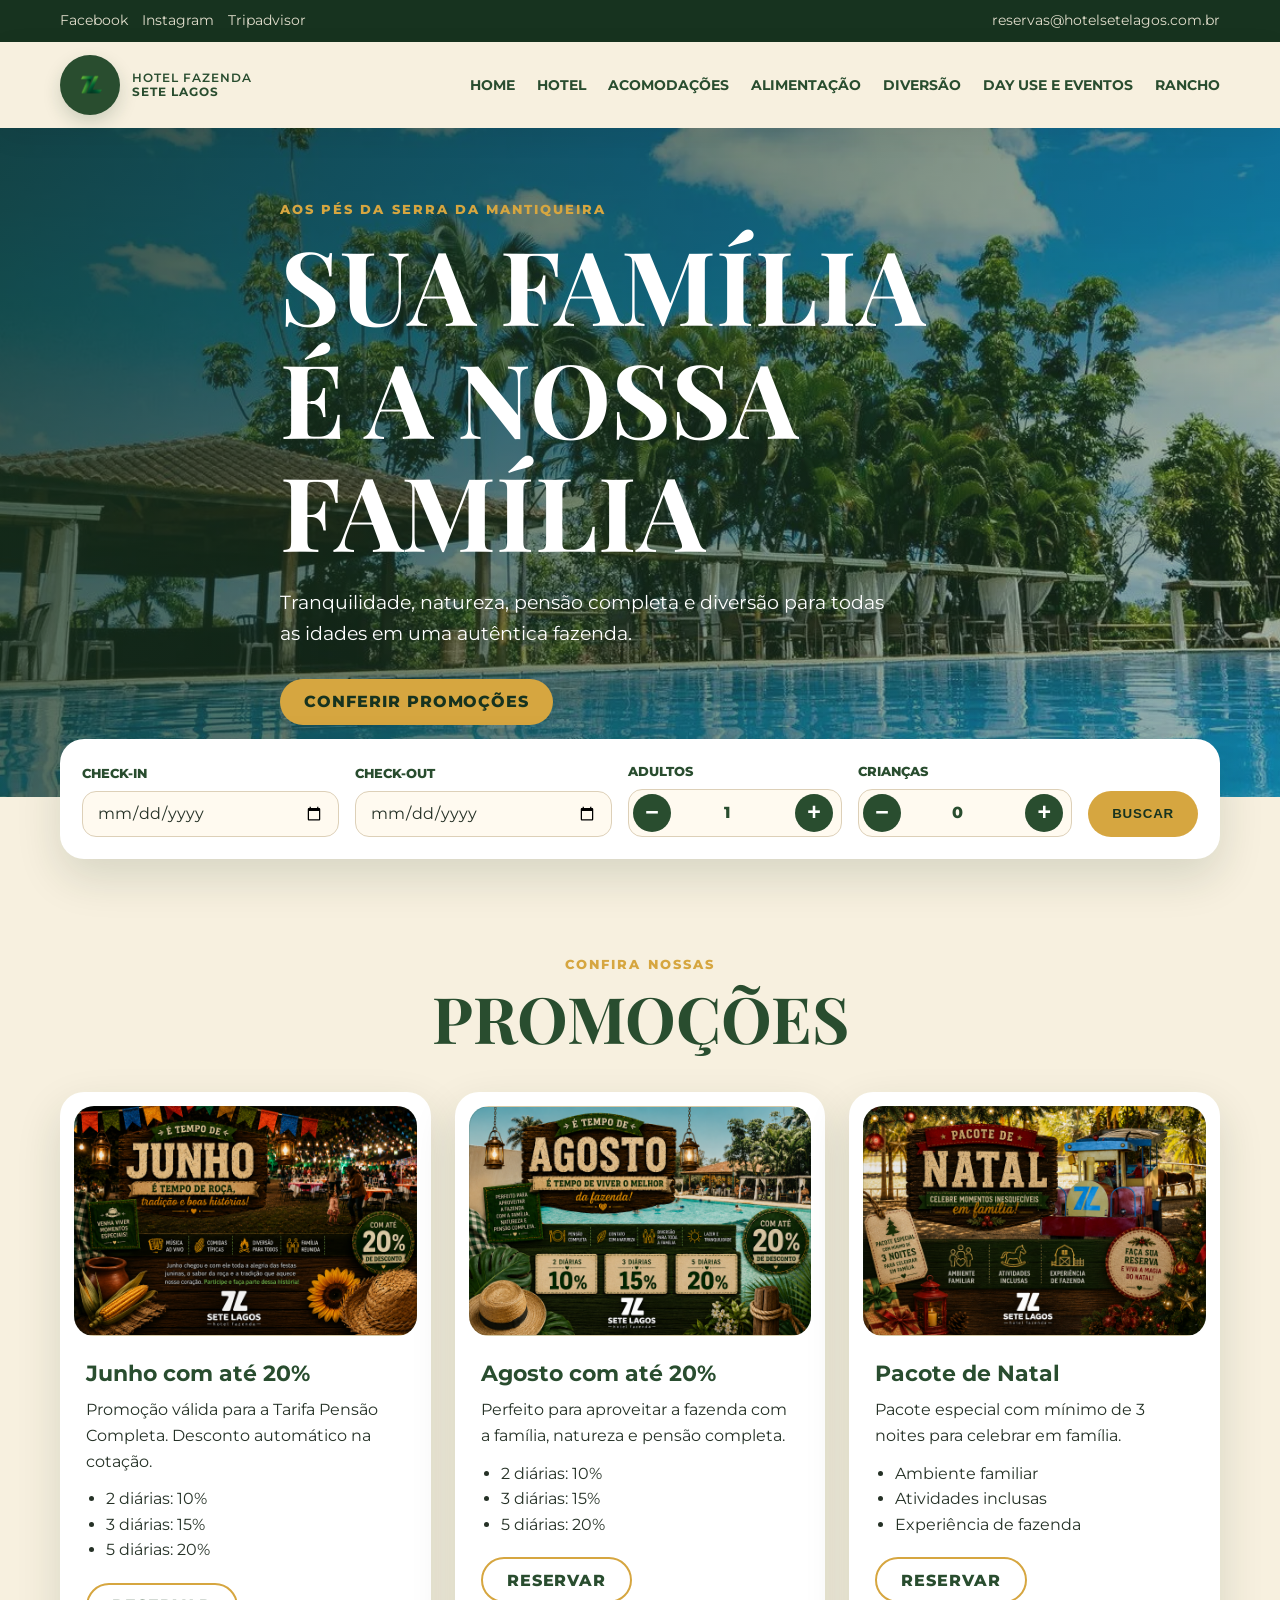
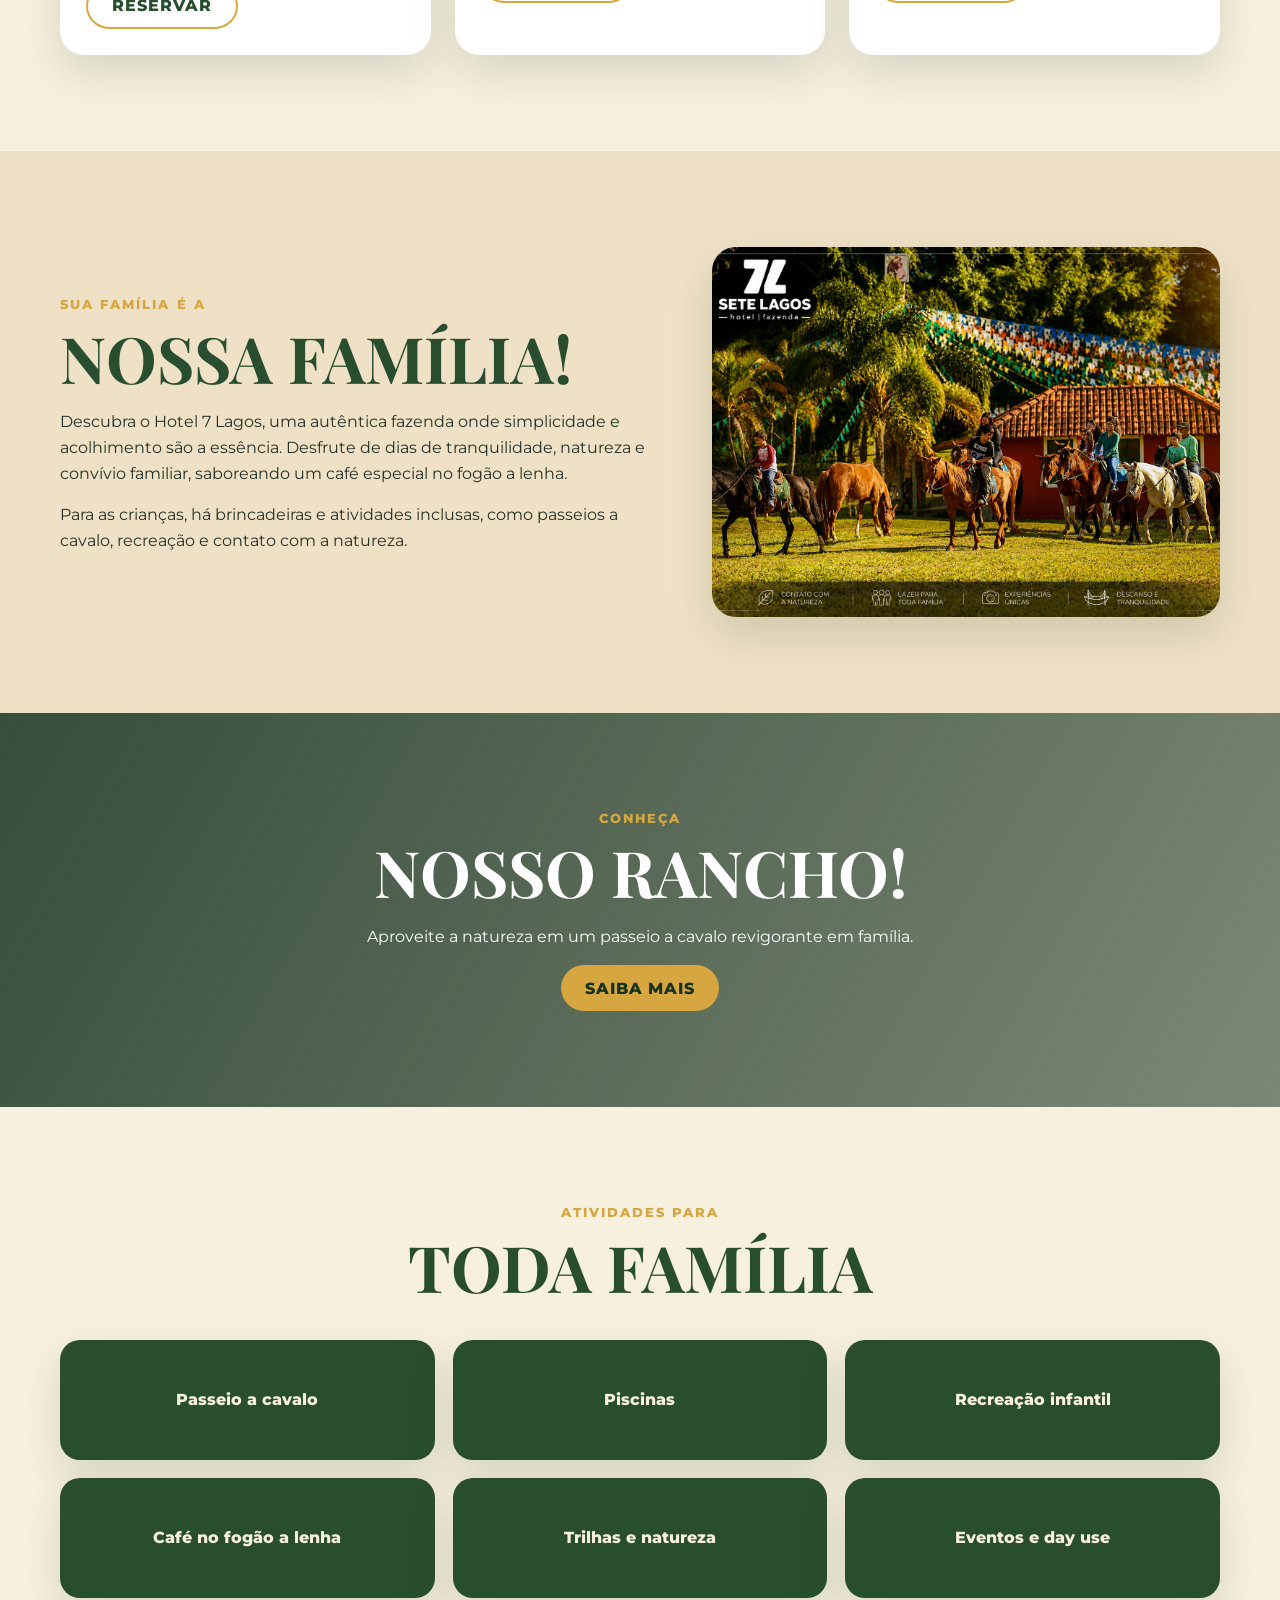
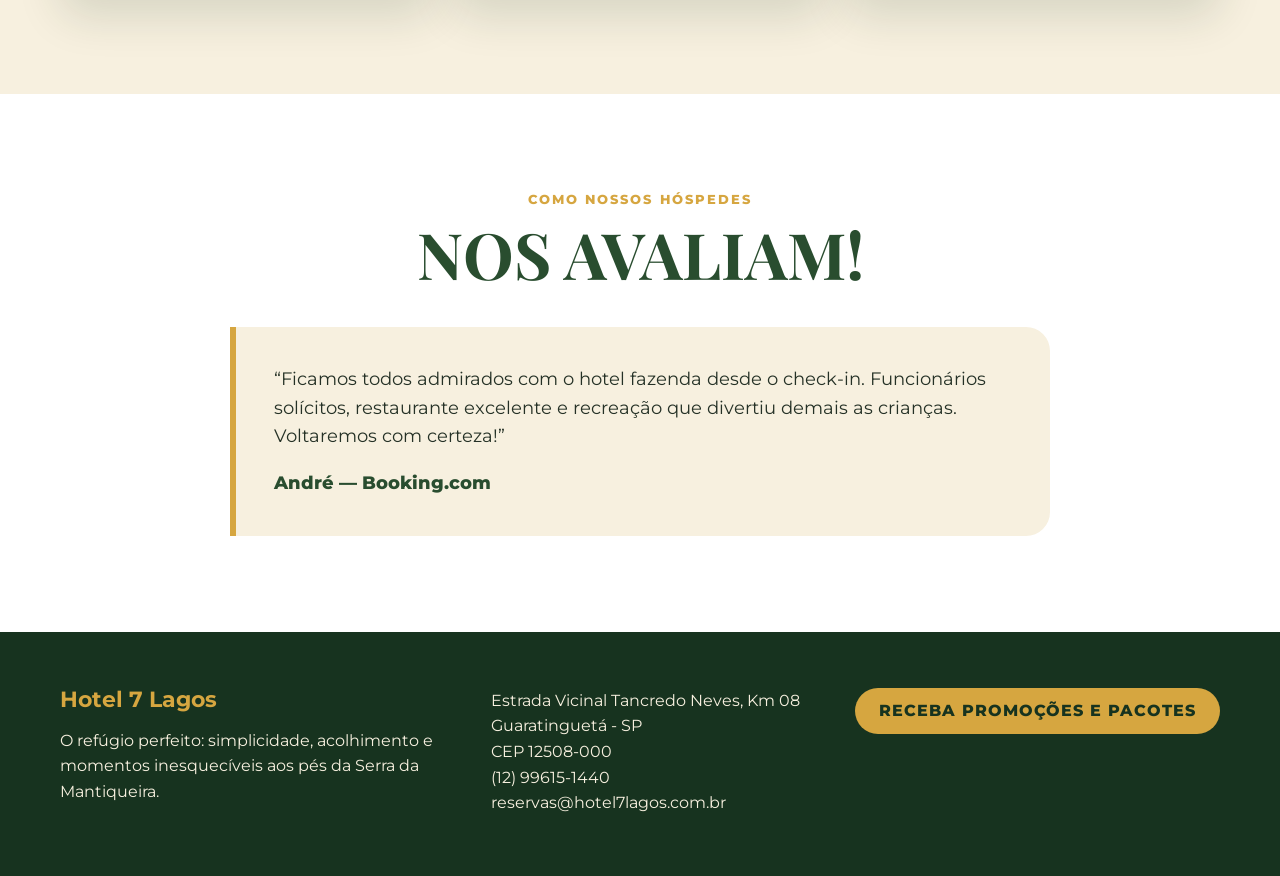
<file: index.html>
<!DOCTYPE html>
<html lang="pt-BR">
<head>
  <meta charset="UTF-8" />
  <meta name="viewport" content="width=device-width, initial-scale=1.0" />
  <title>Hotel Fazenda Sete Lagos</title>
  <link rel="stylesheet" href="style.css" />
  <link rel="preconnect" href="https://fonts.googleapis.com">
  <link rel="preconnect" href="https://fonts.gstatic.com" crossorigin>
  <link href="https://fonts.googleapis.com/css2?family=Montserrat:wght@400;500;600;700;800&family=Playfair+Display:wght@700&display=swap" rel="stylesheet">
</head>
<body>
  <header class="topbar">
    <div class="container topbar__content">
      <div class="social" aria-label="Redes sociais">
        <a href="#">Facebook</a>
        <a href="#">Instagram</a>
        <a href="#">Tripadvisor</a>
      </div>
      <a class="email" href="mailto:reservas@hotelsetelagos.com.br">reservas@hotelsetelagos.com.br</a>
    </div>
  </header>

  <nav class="navbar" aria-label="Menu principal">
    <div class="container navbar__content">
      <a href="#" class="logo" aria-label="Hotel Fazenda Sete Lagos">
        <span class="logo__mark"><img src="imagens/logo7l.png" alt="Logo 7L"></span>
        <span class="logo__text">Hotel Fazenda<br><strong>Sete Lagos</strong></span>
      </a>
      <input type="checkbox" id="menu-toggle" class="menu-toggle" aria-label="Abrir menu">
      <label for="menu-toggle" class="menu-button">☰</label>
      <ul class="menu">
        <li><a href="#home">Home</a></li>
        <li><a href="#hotel">Hotel</a></li>
        <li><a href="#acomodacoes">Acomodações</a></li>
        <li><a href="#alimentacao">Alimentação</a></li>
        <li><a href="#diversao">Diversão</a></li>
        <li><a href="#eventos">Day Use e Eventos</a></li>
        <li><a href="#rancho">Rancho</a></li>
      </ul>
    </div>
  </nav>

  <main id="home">
    <section class="hero">
      <div class="hero__overlay"></div>
      <div class="container hero__content">
        <p class="eyebrow">Aos pés da Serra da Mantiqueira</p>
        <h1>Sua família é a nossa família</h1>
        <p>Tranquilidade, natureza, pensão completa e diversão para todas as idades em uma autêntica fazenda.</p>
        <a class="btn btn--primary" href="#promocoes">Conferir promoções</a>
      </div>
    </section>

    <section class="booking" aria-label="Buscar reserva">
      <div class="container booking__card">
        <div class="field">
          <label for="checkin">Check-in</label>
          <input id="checkin" type="date">
        </div>
        <div class="field">
          <label for="checkout">Check-out</label>
          <input id="checkout" type="date">
        </div>
        <div class="field">
          <label for="adultos">Adultos</label>
          <div class="counter" aria-label="Quantidade de adultos">
            <button type="button" class="counter__btn" aria-label="Diminuir adultos" onclick="changeGuestCount('adultos', -1)">−</button>
            <input id="adultos" name="adultos" type="number" value="1" min="1" max="10" readonly>
            <button type="button" class="counter__btn" aria-label="Aumentar adultos" onclick="changeGuestCount('adultos', 1)">+</button>
          </div>
        </div>
        <div class="field">
          <label for="criancas">Crianças</label>
          <div class="counter" aria-label="Quantidade de crianças">
            <button type="button" class="counter__btn" aria-label="Diminuir crianças" onclick="changeGuestCount('criancas', -1)">−</button>
            <input id="criancas" name="criancas" type="number" value="0" min="0" max="10" readonly>
            <button type="button" class="counter__btn" aria-label="Aumentar crianças" onclick="changeGuestCount('criancas', 1)">+</button>
          </div>
        </div>
        <button class="btn btn--search">Buscar</button>
      </div>
    </section>

    <section id="promocoes" class="section promotions">
      <div class="container">
        <div class="section-title">
          <p class="eyebrow">Confira nossas</p>
          <h2>Promoções</h2>
        </div>
        <div class="cards-grid">
          <article class="promo-card">
            <div class="promo-card__image image-junho"></div>
            <div class="promo-card__body">
              <h3>Junho com até 20%</h3>
              <p>Promoção válida para a Tarifa Pensão Completa. Desconto automático na cotação.</p>
              <ul><li>2 diárias: 10%</li><li>3 diárias: 15%</li><li>5 diárias: 20%</li></ul>
              <a class="btn btn--outline" href="#">Reservar</a>
            </div>
          </article>
          <article class="promo-card">
            <div class="promo-card__image image-agosto"></div>
            <div class="promo-card__body">
              <h3>Agosto com até 20%</h3>
              <p>Perfeito para aproveitar a fazenda com a família, natureza e pensão completa.</p>
              <ul><li>2 diárias: 10%</li><li>3 diárias: 15%</li><li>5 diárias: 20%</li></ul>
              <a class="btn btn--outline" href="#">Reservar</a>
            </div>
          </article>
          <article class="promo-card">
            <div class="promo-card__image image-natal"></div>
            <div class="promo-card__body">
              <h3>Pacote de Natal</h3>
              <p>Pacote especial com mínimo de 3 noites para celebrar em família.</p>
              <ul><li>Ambiente familiar</li><li>Atividades inclusas</li><li>Experiência de fazenda</li></ul>
              <a class="btn btn--outline" href="#">Reservar</a>
            </div>
          </article>
        </div>
      </div>
    </section>

    <section id="hotel" class="section family">
      <div class="container split">
        <div>
          <p class="eyebrow">Sua família é a</p>
          <h2>Nossa família!</h2>
          <p>Descubra o Hotel 7 Lagos, uma autêntica fazenda onde simplicidade e acolhimento são a essência. Desfrute de dias de tranquilidade, natureza e convívio familiar, saboreando um café especial no fogão a lenha.</p>
          <p>Para as crianças, há brincadeiras e atividades inclusas, como passeios a cavalo, recreação e contato com a natureza.</p>
        </div>
        <div class="photo-card"></div>
      </div>
    </section>

    <section id="rancho" class="section ranch">
      <div class="container ranch__content">
        <p class="eyebrow">Conheça</p>
        <h2>Nosso rancho!</h2>
        <p>Aproveite a natureza em um passeio a cavalo revigorante em família.</p>
        <a class="btn btn--primary" href="#">Saiba mais</a>
      </div>
    </section>

    <section id="diversao" class="section activities">
      <div class="container">
        <div class="section-title">
          <p class="eyebrow">Atividades para</p>
          <h2>Toda família</h2>
        </div>
        <div class="activity-grid">
          <div class="activity">Passeio a cavalo</div>
          <div class="activity">Piscinas</div>
          <div class="activity">Recreação infantil</div>
          <div class="activity">Café no fogão a lenha</div>
          <div class="activity">Trilhas e natureza</div>
          <div class="activity">Eventos e day use</div>
        </div>
      </div>
    </section>

    <section class="section reviews">
      <div class="container">
        <div class="section-title">
          <p class="eyebrow">Como nossos hóspedes</p>
          <h2>Nos avaliam!</h2>
        </div>
        <blockquote>
          “Ficamos todos admirados com o hotel fazenda desde o check-in. Funcionários solícitos, restaurante excelente e recreação que divertiu demais as crianças. Voltaremos com certeza!”
          <cite>André — Booking.com</cite>
        </blockquote>
      </div>
    </section>
  </main>

  <footer class="footer">
    <div class="container footer__grid">
      <div>
        <h3>Hotel 7 Lagos</h3>
        <p>O refúgio perfeito: simplicidade, acolhimento e momentos inesquecíveis aos pés da Serra da Mantiqueira.</p>
      </div>
      <address>
        Estrada Vicinal Tancredo Neves, Km 08<br>
        Guaratinguetá - SP<br>
        CEP 12508-000<br>
        <a href="tel:+5512996151440">(12) 99615-1440</a><br>
        <a href="mailto:reservas@hotel7lagos.com.br">reservas@hotel7lagos.com.br</a>
      </address>
      <div>
        <a class="btn btn--primary" href="#">Receba promoções e pacotes</a>
      </div>
    </div>
  </footer>
  <script>
    function changeGuestCount(id, step) {
      const input = document.getElementById(id);
      const min = Number(input.min || 0);
      const max = Number(input.max || 10);
      const currentValue = Number(input.value || min);
      const nextValue = Math.min(max, Math.max(min, currentValue + step));

      input.value = nextValue;
    }
  </script>

</body>
</html>
</file>
<file: style.css>
:root {
  --green: #294d2f;
  --green-dark: #17331f;
  --gold: #d6a640;
  --cream: #f7f0df;
  --sand: #efe1c5;
  --brown: #7a4f2c;
  --text: #253126;
  --white: #fff;
  --shadow: 0 18px 45px rgba(23, 51, 31, .14);
  --radius: 24px;
}

* { box-sizing: border-box; }
html { scroll-behavior: smooth; }
body {
  margin: 0;
  font-family: "Montserrat", Arial, sans-serif;
  color: var(--text);
  background: var(--cream);
  line-height: 1.6;
}
a { color: inherit; text-decoration: none; }
.container { width: min(1160px, calc(100% - 32px)); margin: 0 auto; }

.topbar { background: var(--green-dark); color: var(--cream); font-size: .85rem; }
.topbar__content { min-height: 42px; display: flex; justify-content: space-between; align-items: center; gap: 16px; }
.social { display: flex; gap: 14px; flex-wrap: wrap; }
.social a, .email { opacity: .9; transition: opacity .2s; }
.social a:hover, .email:hover { opacity: 1; color: var(--gold); }

.navbar { background: rgba(247, 240, 223, .96); position: sticky; top: 0; z-index: 10; box-shadow: 0 8px 30px rgba(0,0,0,.06); backdrop-filter: blur(10px); }
.navbar__content { min-height: 86px; display: flex; align-items: center; justify-content: space-between; gap: 24px; }
.logo { display: flex; align-items: center; gap: 12px; font-weight: 600; color: var(--green); }
.logo__mark { width: 60px; height: 60px; border-radius: 50%; display: grid; place-items: center; background: var(--green); overflow: hidden; box-shadow: 0 8px 18px rgba(20, 63, 39, .18); }
.logo__mark img { width: 44px; height: auto; display: block; }
.logo__text { line-height: 1.1; text-transform: uppercase; font-size: .78rem; letter-spacing: .08em; }
.menu { display: flex; align-items: center; gap: 22px; margin: 0; padding: 0; list-style: none; font-size: .86rem; font-weight: 700; text-transform: uppercase; color: var(--green); }
.menu a { position: relative; padding: 32px 0; }
.menu a::after { content: ""; position: absolute; left: 0; bottom: 24px; height: 3px; width: 0; background: var(--gold); transition: width .2s; }
.menu a:hover::after { width: 100%; }
.menu-toggle, .menu-button { display: none; }

.hero { min-height: 650px; position: relative; display: flex; align-items: center; background: linear-gradient(120deg, rgba(23,51,31,.82), rgba(41,77,47,.35)), url('imagens/piscina.webp') center/cover; color: var(--white); }
.hero__content { position: relative; max-width: 720px; padding: 72px 0; }
.eyebrow { margin: 0 0 8px; color: var(--gold); text-transform: uppercase; letter-spacing: .16em; font-size: .8rem; font-weight: 800; }
h1, h2, h3 { margin: 0; line-height: 1.1; }
h1, h2 { font-family: "Playfair Display", serif; }
h1 { font-size: clamp(3rem, 8vw, 6.7rem); text-transform: uppercase; }
h2 { font-size: clamp(2.2rem, 5vw, 4.2rem); color: var(--green); text-transform: uppercase; }
h3 { color: var(--green); font-size: 1.35rem; }
.hero p:not(.eyebrow) { font-size: 1.18rem; max-width: 610px; margin: 22px 0 30px; }

.btn { display: inline-flex; align-items: center; justify-content: center; min-height: 46px; padding: 0 24px; border-radius: 999px; border: 0; cursor: pointer; font-weight: 800; text-transform: uppercase; letter-spacing: .06em; transition: transform .2s, box-shadow .2s, background .2s; }
.btn:hover { transform: translateY(-2px); box-shadow: var(--shadow); }
.btn--primary, .btn--search { background: var(--gold); color: var(--green-dark); }
.btn--outline { border: 2px solid var(--gold); color: var(--green); }
.btn--outline:hover { background: var(--gold); color: var(--green-dark); }

.booking { margin-top: -58px; position: relative; z-index: 2; }
.booking__card { background: var(--white); border-radius: var(--radius); padding: 22px; display: grid; grid-template-columns: 1.2fr 1.2fr 1fr 1fr auto; gap: 16px; align-items: end; box-shadow: var(--shadow); }
.field label { display: block; margin-bottom: 7px; font-weight: 800; color: var(--green); font-size: .82rem; text-transform: uppercase; }
input, select { width: 100%; min-height: 46px; border: 1px solid #ddd0b8; border-radius: 14px; padding: 0 14px; font: inherit; background: #fffaf0; color: var(--text); }
select { cursor: pointer; appearance: auto; }
input:focus, select:focus { outline: 3px solid rgba(214, 166, 64, .28); border-color: var(--gold); }

.counter {
  min-height: 46px;
  display: grid;
  grid-template-columns: 42px 1fr 42px;
  align-items: center;
  gap: 8px;
  border: 1px solid #ddd0b8;
  border-radius: 14px;
  padding: 4px;
  background: #fffaf0;
}
.counter:focus-within {
  outline: 3px solid rgba(214, 166, 64, .28);
  border-color: var(--gold);
}
.counter__btn {
  width: 38px;
  height: 38px;
  border: 0;
  border-radius: 50%;
  display: grid;
  place-items: center;
  background: var(--green);
  color: var(--white);
  font-size: 1.45rem;
  font-weight: 800;
  line-height: 1;
  cursor: pointer;
  transition: background .2s, transform .2s;
}
.counter__btn:hover { background: var(--green-dark); transform: scale(1.04); }
.counter input {
  min-height: 36px;
  padding: 0;
  border: 0;
  background: transparent;
  text-align: center;
  font-weight: 800;
  color: var(--green);
}
.counter input:focus { outline: none; }

.section { padding: 96px 0; }
.section-title { text-align: center; margin-bottom: 38px; }
.cards-grid { display: grid; grid-template-columns: repeat(3, 1fr); gap: 24px; }
.promo-card { background: var(--white); border-radius: var(--radius); overflow: hidden; box-shadow: var(--shadow); transition: transform .2s; }
.promo-card:hover { transform: translateY(-6px); }
.promo-card__image {
  width: calc(100% - 28px);
  height: 230px;
  margin: 14px 14px 0;
  border-radius: 20px;
  overflow: hidden;
  background-color: #ead9b6;
  background-size: contain;
  background-position: center;
  background-repeat: no-repeat;
  box-shadow: inset 0 0 0 1px rgba(41, 77, 47, .12);
}
.image-junho { background-image: url('imagens/junho2.png'); }
.image-agosto { background-image: url('imagens/agosto.png'); }
.image-natal { background-image: url('imagens/natal.png'); }
.promo-card__body { padding: 26px; }
.promo-card p { margin: 12px 0; }
.promo-card ul { padding-left: 20px; margin: 0 0 20px; }

.split { display: grid; grid-template-columns: 1fr .85fr; gap: 54px; align-items: center; }
.family { background: var(--sand); }
.photo-card { min-height: 370px; border-radius: var(--radius); background: url('imagens/familia.png') center/cover; box-shadow: var(--shadow); }
.ranch { background: linear-gradient(120deg, rgba(23,51,31,.86), rgba(23,51,31,.55)), url('https://images.unsplash.com/photo-1553284965-83fd3e82fa5a?auto=format&fit=crop&w=1800&q=80') center/cover fixed; color: var(--white); text-align: center; }
.ranch h2 { color: var(--white); }
.ranch__content { max-width: 720px; }
.activity-grid { display: grid; grid-template-columns: repeat(3, 1fr); gap: 18px; }
.activity { min-height: 120px; border-radius: 20px; display: grid; place-items: center; text-align: center; padding: 20px; background: var(--green); color: var(--cream); font-weight: 800; box-shadow: var(--shadow); }
.reviews { background: var(--white); }
blockquote { max-width: 820px; margin: 0 auto; padding: 38px; border-left: 6px solid var(--gold); background: var(--cream); border-radius: 0 var(--radius) var(--radius) 0; font-size: 1.12rem; }
cite { display: block; margin-top: 18px; color: var(--green); font-weight: 800; font-style: normal; }
.footer { background: var(--green-dark); color: var(--cream); padding: 56px 0; }
.footer__grid { display: grid; grid-template-columns: 1.2fr 1fr auto; gap: 28px; align-items: start; }
.footer h3 { color: var(--gold); }
.footer address { font-style: normal; }
.footer a:hover { color: var(--gold); }

@media (max-width: 940px) {
  .menu-button { display: block; font-size: 2rem; color: var(--green); cursor: pointer; }
  .menu { display: none; position: absolute; top: 86px; left: 0; right: 0; background: var(--cream); flex-direction: column; align-items: stretch; padding: 18px 32px; gap: 0; box-shadow: var(--shadow); }
  .menu a { display: block; padding: 14px 0; }
  .menu-toggle:checked ~ .menu { display: flex; }
  .booking__card, .cards-grid, .split, .activity-grid, .footer__grid { grid-template-columns: 1fr; }
  .hero { min-height: 560px; }
}

@media (max-width: 560px) {
  .topbar__content { flex-direction: column; padding: 10px 0; }
  .section { padding: 68px 0; }
  .booking { margin-top: 0; padding-top: 18px; }
  .booking__card { border-radius: 0; width: 100%; }
  .container { width: min(100% - 24px, 1160px); }
}
</file>
